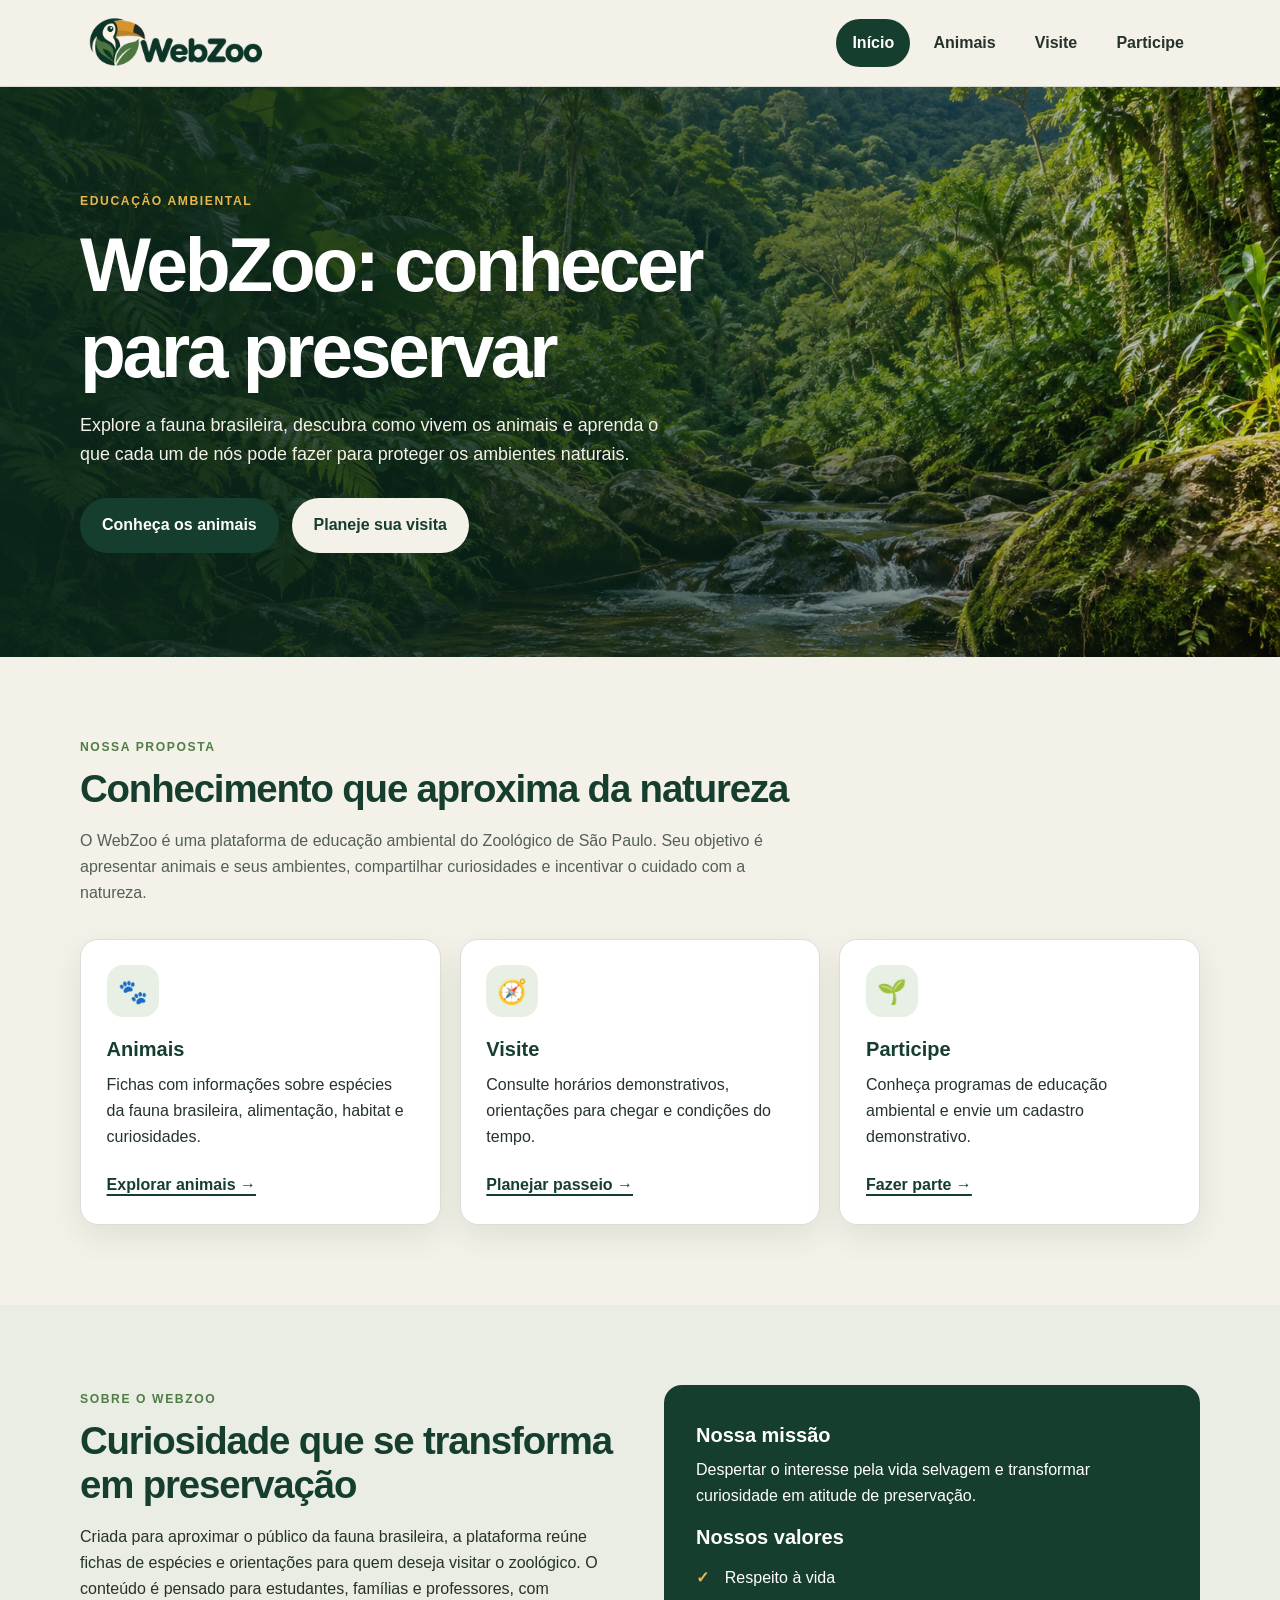
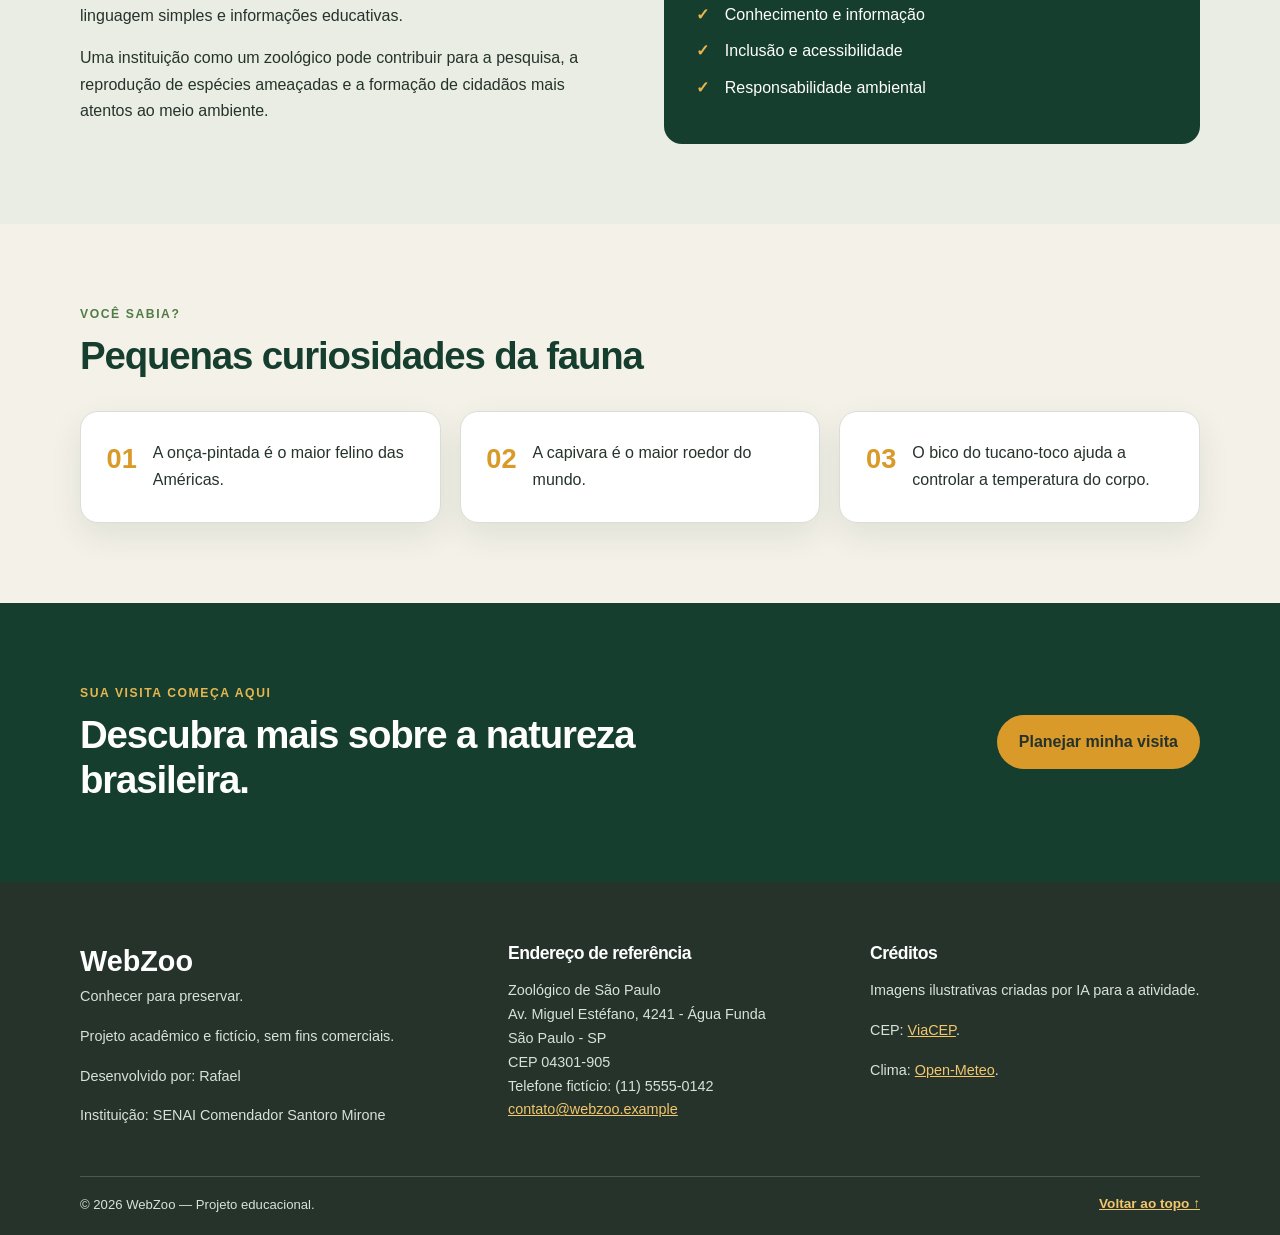
<file: index.html>
<!DOCTYPE html>
<html lang="pt-BR">
<head>
  <meta charset="UTF-8">
  <meta name="viewport" content="width=device-width, initial-scale=1.0">
  <meta name="description" content="Conheça o WebZoo, uma plataforma acadêmica de educação ambiental.">
  <title>Início | WebZoo</title>
  <link rel="icon" type="image/png" href="assets/favicon/favicon.png">
  <link rel="stylesheet" href="css/style.css">
  <script src="js/menu.js" defer></script>
  
</head>
<body id="topo">
  <a class="skip-link" href="#conteudo">Pular para o conteúdo principal</a>
  <header class="site-header">
    <div class="container header-inner">
      <a class="brand" href="index.html" aria-label="WebZoo - página inicial">
        <img src="assets/logo/webzoo_logo.png" alt="Logotipo WebZoo">
      </a>
      <button class="menu-toggle" type="button" aria-controls="menu-principal"
              aria-expanded="false" aria-label="Abrir menu">
        <span></span><span></span><span></span>
      </button>
      <nav class="main-nav" id="menu-principal" aria-label="Navegação principal">
        <ul>
          <li><a href="index.html" aria-current="page">Início</a></li>
          <li><a href="animais.html" >Animais</a></li>
          <li><a href="visite.html" >Visite</a></li>
          <li><a href="participe.html" >Participe</a></li>
        </ul>
      </nav>
    </div>
  </header>
<main id="conteudo">

    <section class="hero">
      <div class="hero-image" role="img" aria-label="Paisagem de floresta tropical brasileira com rio"></div>
      <div class="container hero-content">
        <p class="eyebrow">Educação ambiental</p>
        <h1>WebZoo: conhecer para preservar</h1>
        <p>Explore a fauna brasileira, descubra como vivem os animais e aprenda o que cada um de nós pode fazer para proteger os ambientes naturais.</p>
        <div class="button-group">
          <a class="button button-primary" href="animais.html">Conheça os animais</a>
          <a class="button button-light" href="visite.html">Planeje sua visita</a>
        </div>
      </div>
    </section>

    <section class="section container">
      <div class="section-heading">
        <p class="eyebrow">Nossa proposta</p>
        <h2>Conhecimento que aproxima da natureza</h2>
        <p>O WebZoo é uma plataforma de educação ambiental do Zoológico de São Paulo. Seu objetivo é apresentar animais e seus ambientes, compartilhar curiosidades e incentivar o cuidado com a natureza.</p>
      </div>
      <div class="feature-grid">
        <article class="feature-card"><span class="feature-icon" aria-hidden="true">🐾</span><h3>Animais</h3><p>Fichas com informações sobre espécies da fauna brasileira, alimentação, habitat e curiosidades.</p><a class="text-link" href="animais.html">Explorar animais →</a></article>
        <article class="feature-card"><span class="feature-icon" aria-hidden="true">🧭</span><h3>Visite</h3><p>Consulte horários demonstrativos, orientações para chegar e condições do tempo.</p><a class="text-link" href="visite.html">Planejar passeio →</a></article>
        <article class="feature-card"><span class="feature-icon" aria-hidden="true">🌱</span><h3>Participe</h3><p>Conheça programas de educação ambiental e envie um cadastro demonstrativo.</p><a class="text-link" href="participe.html">Fazer parte →</a></article>
      </div>
    </section>

    <section class="section section-soft">
      <div class="container about-grid">
        <div>
          <p class="eyebrow">Sobre o WebZoo</p>
          <h2>Curiosidade que se transforma em preservação</h2>
          <p>Criada para aproximar o público da fauna brasileira, a plataforma reúne fichas de espécies e orientações para quem deseja visitar o zoológico. O conteúdo é pensado para estudantes, famílias e professores, com linguagem simples e informações educativas.</p>
          <p>Uma instituição como um zoológico pode contribuir para a pesquisa, a reprodução de espécies ameaçadas e a formação de cidadãos mais atentos ao meio ambiente.</p>
        </div>
        <aside class="mission-card">
          <h3>Nossa missão</h3>
          <p>Despertar o interesse pela vida selvagem e transformar curiosidade em atitude de preservação.</p>
          <h3>Nossos valores</h3>
          <ul class="check-list">
            <li>Respeito à vida</li><li>Conhecimento e informação</li><li>Inclusão e acessibilidade</li><li>Responsabilidade ambiental</li>
          </ul>
        </aside>
      </div>
    </section>

    <section class="section container">
      <div class="section-heading">
        <p class="eyebrow">Você sabia?</p>
        <h2>Pequenas curiosidades da fauna</h2>
      </div>
      <div class="fact-grid">
        <article class="fact-card"><strong>01</strong><p>A onça-pintada é o maior felino das Américas.</p></article>
        <article class="fact-card"><strong>02</strong><p>A capivara é o maior roedor do mundo.</p></article>
        <article class="fact-card"><strong>03</strong><p>O bico do tucano-toco ajuda a controlar a temperatura do corpo.</p></article>
      </div>
    </section>

    <section class="section cta-section">
      <div class="container cta-content">
        <div><p class="eyebrow">Sua visita começa aqui</p><h2>Descubra mais sobre a natureza brasileira.</h2></div>
        <a class="button button-ochre" href="visite.html">Planejar minha visita</a>
      </div>
    </section>

</main>

  <footer class="site-footer">
    <div class="container footer-grid">
      <section>
        <a class="footer-brand" href="index.html">WebZoo</a>
        <p>Conhecer para preservar.</p>
        <p>Projeto acadêmico e fictício, sem fins comerciais.</p>
        <p>Desenvolvido por: Rafael</p>
        <p>Instituição: SENAI Comendador Santoro Mirone</p>
      </section>
      <section>
        <h2>Endereço de referência</h2>
        <address>
          Zoológico de São Paulo<br>
          Av. Miguel Estéfano, 4241 - Água Funda<br>
          São Paulo - SP<br>
          CEP 04301-905<br>
          Telefone fictício: (11) 5555-0142<br>
          <a href="mailto:contato@webzoo.example">contato@webzoo.example</a>
        </address>
      </section>
      <section>
        <h2>Créditos</h2>
        <p>Imagens ilustrativas criadas por IA para a atividade.</p>
        <p>CEP: <a href="https://viacep.com.br/" target="_blank" rel="noopener noreferrer">ViaCEP</a>.</p>
        <p>Clima: <a href="https://open-meteo.com/" target="_blank" rel="noopener noreferrer">Open-Meteo</a>.</p>
      </section>
    </div>
    <div class="container footer-bottom">
      <p>&copy; <span id="ano-atual">2026</span> WebZoo — Projeto educacional.</p>
      <a href="#topo" class="back-top">Voltar ao topo ↑</a>
    </div>
  </footer>
</body>
</html>
</file>
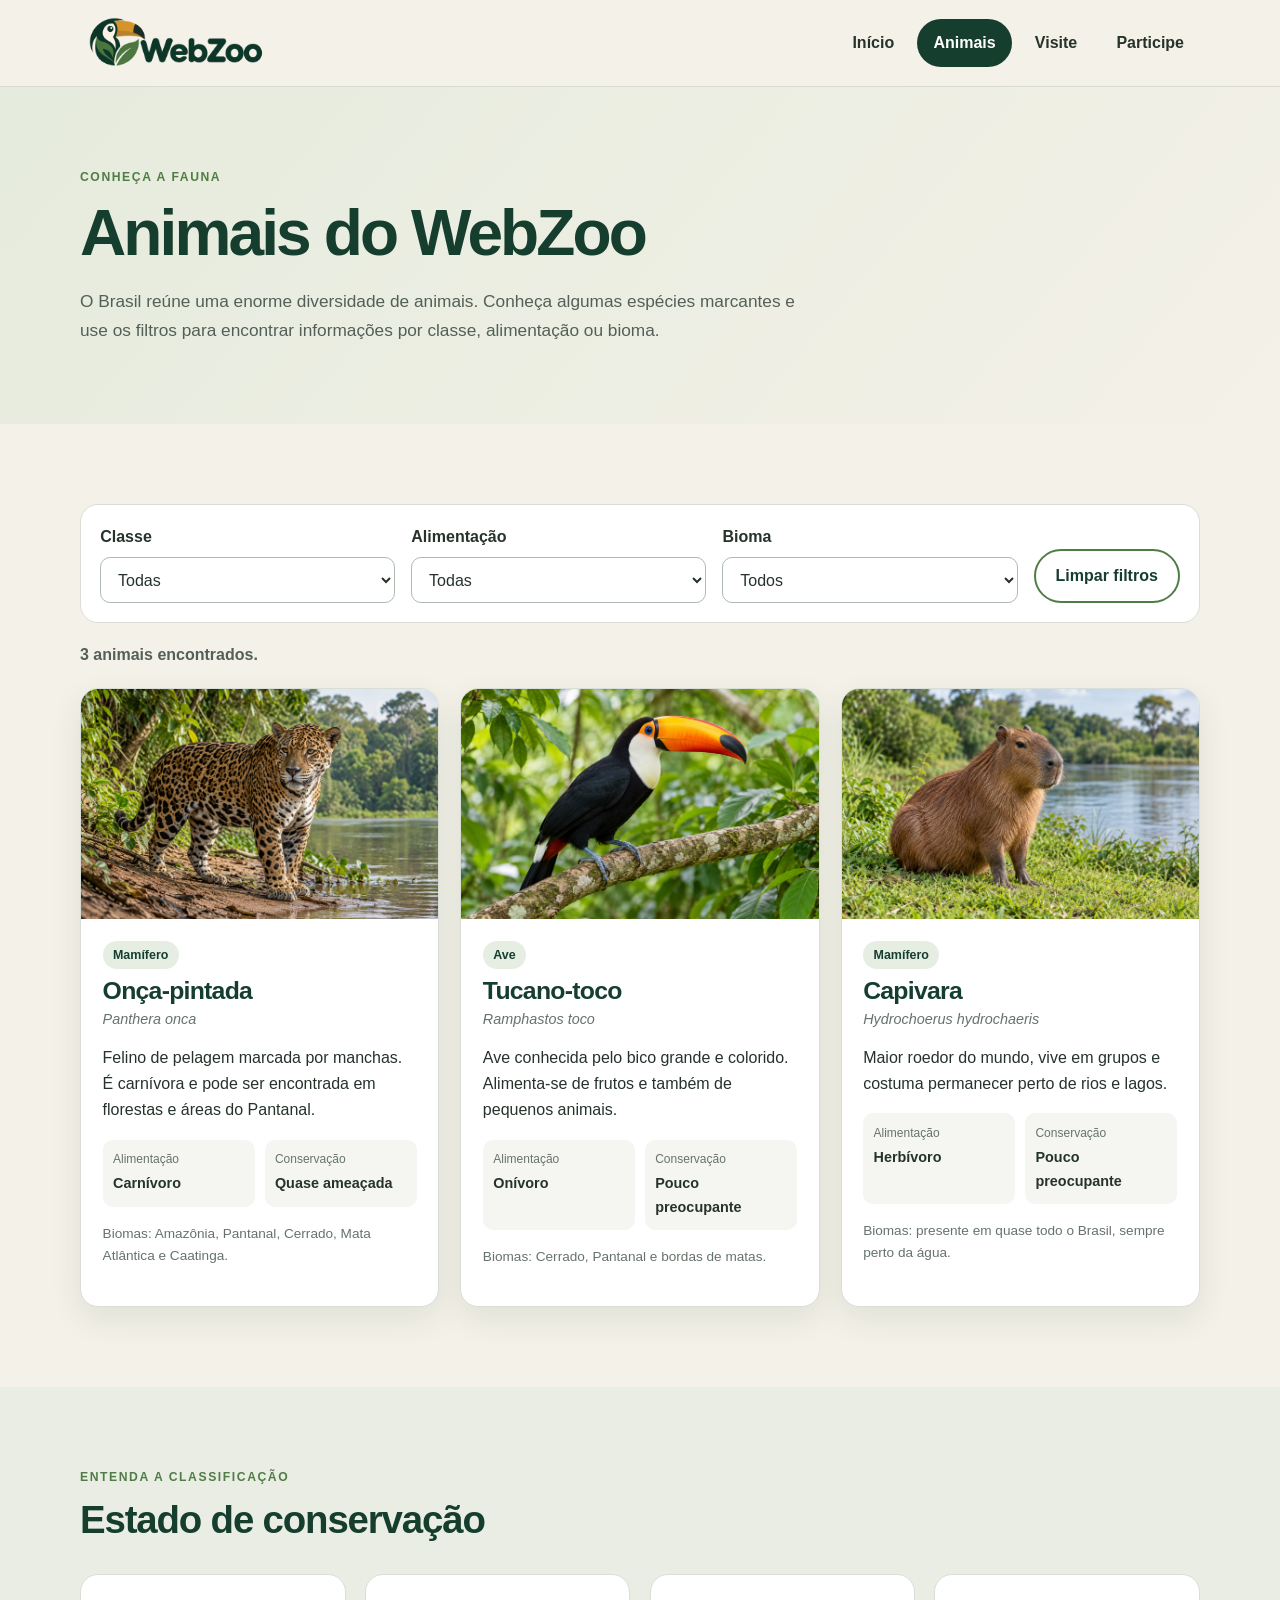
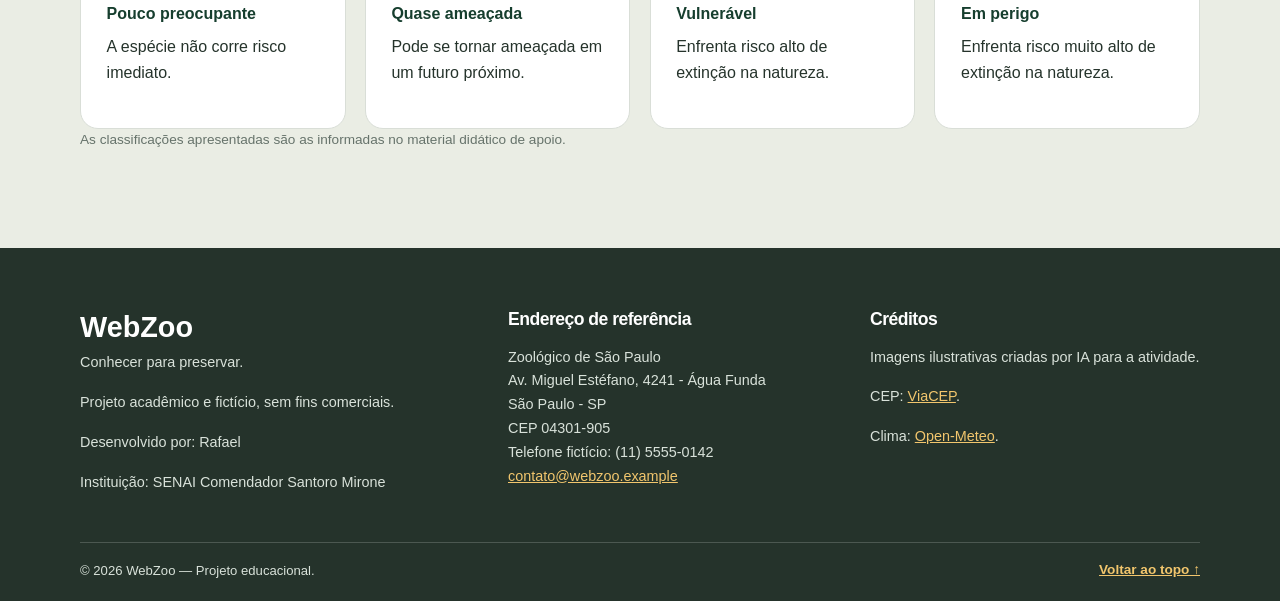
<file: animais.html>
<!DOCTYPE html>
<html lang="pt-BR">
<head>
  <meta charset="UTF-8">
  <meta name="viewport" content="width=device-width, initial-scale=1.0">
  <meta name="description" content="Conheça espécies da fauna brasileira e filtre por classe, alimentação e bioma.">
  <title>Animais | WebZoo</title>
  <link rel="icon" type="image/png" href="assets/favicon/favicon.png">
  <link rel="stylesheet" href="css/style.css">
  <script src="js/menu.js" defer></script>
  <script src="js/animais.js" defer></script>
</head>
<body id="topo">
  <a class="skip-link" href="#conteudo">Pular para o conteúdo principal</a>
  <header class="site-header">
    <div class="container header-inner">
      <a class="brand" href="index.html" aria-label="WebZoo - página inicial">
        <img src="assets/logo/webzoo_logo.png" alt="Logotipo WebZoo">
      </a>
      <button class="menu-toggle" type="button" aria-controls="menu-principal"
              aria-expanded="false" aria-label="Abrir menu">
        <span></span><span></span><span></span>
      </button>
      <nav class="main-nav" id="menu-principal" aria-label="Navegação principal">
        <ul>
          <li><a href="index.html" >Início</a></li>
          <li><a href="animais.html" aria-current="page">Animais</a></li>
          <li><a href="visite.html" >Visite</a></li>
          <li><a href="participe.html" >Participe</a></li>
        </ul>
      </nav>
    </div>
  </header>
<main id="conteudo">

    <section class="page-hero">
      <div class="container">
        <p class="eyebrow">Conheça a fauna</p>
        <h1>Animais do WebZoo</h1>
        <p>O Brasil reúne uma enorme diversidade de animais. Conheça algumas espécies marcantes e use os filtros para encontrar informações por classe, alimentação ou bioma.</p>
      </div>
    </section>
    <section class="section container">
      <div class="filter-panel" aria-label="Filtros de animais">
        <div class="filter-field"><label for="filtro-classe">Classe</label><select id="filtro-classe"><option value="todos">Todas</option><option value="mamifero">Mamíferos</option><option value="ave">Aves</option></select></div>
        <div class="filter-field"><label for="filtro-alimentacao">Alimentação</label><select id="filtro-alimentacao"><option value="todos">Todas</option><option value="carnivoro">Carnívoro</option><option value="herbivoro">Herbívoro</option><option value="onivoro">Onívoro</option><option value="insetivoro">Insetívoro</option></select></div>
        <div class="filter-field"><label for="filtro-bioma">Bioma</label><select id="filtro-bioma"><option value="todos">Todos</option><option value="amazonia">Amazônia</option><option value="cerrado">Cerrado</option><option value="pantanal">Pantanal</option><option value="mata-atlantica">Mata Atlântica</option><option value="caatinga">Caatinga</option></select></div>
        <button class="button button-outline" id="limpar-filtros" type="button">Limpar filtros</button>
      </div>
      <p class="results-count" id="contador-animais" aria-live="polite">3 animais encontrados.</p>
      <div class="animal-grid" id="lista-animais">
        <article class="animal-card" data-classe="mamifero" data-alimentacao="carnivoro" data-biomas="amazonia pantanal cerrado mata-atlantica caatinga">
          <img src="assets/imagens/onca_pintada.png" alt="Onça-pintada em pé na margem de um rio, cercada por vegetação" loading="lazy">
          <div class="animal-content"><span class="tag">Mamífero</span><h2>Onça-pintada</h2><p class="scientific">Panthera onca</p><p>Felino de pelagem marcada por manchas. É carnívora e pode ser encontrada em florestas e áreas do Pantanal.</p><dl class="animal-data"><div><dt>Alimentação</dt><dd>Carnívoro</dd></div><div><dt>Conservação</dt><dd>Quase ameaçada</dd></div></dl><p class="biome-line">Biomas: Amazônia, Pantanal, Cerrado, Mata Atlântica e Caatinga.</p></div>
        </article>
        <article class="animal-card" data-classe="ave" data-alimentacao="onivoro" data-biomas="cerrado pantanal mata-atlantica">
          <img src="assets/imagens/tucano_toco.png" alt="Tucano-toco de plumagem preta e bico alaranjado pousado em um galho" loading="lazy">
          <div class="animal-content"><span class="tag">Ave</span><h2>Tucano-toco</h2><p class="scientific">Ramphastos toco</p><p>Ave conhecida pelo bico grande e colorido. Alimenta-se de frutos e também de pequenos animais.</p><dl class="animal-data"><div><dt>Alimentação</dt><dd>Onívoro</dd></div><div><dt>Conservação</dt><dd>Pouco preocupante</dd></div></dl><p class="biome-line">Biomas: Cerrado, Pantanal e bordas de matas.</p></div>
        </article>
        <article class="animal-card" data-classe="mamifero" data-alimentacao="herbivoro" data-biomas="amazonia cerrado pantanal mata-atlantica caatinga">
          <img src="assets/imagens/capivara.png" alt="Capivara sentada na grama próxima à margem de um lago" loading="lazy">
          <div class="animal-content"><span class="tag">Mamífero</span><h2>Capivara</h2><p class="scientific">Hydrochoerus hydrochaeris</p><p>Maior roedor do mundo, vive em grupos e costuma permanecer perto de rios e lagos.</p><dl class="animal-data"><div><dt>Alimentação</dt><dd>Herbívoro</dd></div><div><dt>Conservação</dt><dd>Pouco preocupante</dd></div></dl><p class="biome-line">Biomas: presente em quase todo o Brasil, sempre perto da água.</p></div>
        </article>
      </div>
      <p class="empty-state" id="sem-resultados" hidden>Nenhum animal encontrado com esses filtros.</p>
    </section>
    <section class="section section-soft">
      <div class="container">
        <div class="section-heading"><p class="eyebrow">Entenda a classificação</p><h2>Estado de conservação</h2></div>
        <div class="status-grid">
          <article><h3>Pouco preocupante</h3><p>A espécie não corre risco imediato.</p></article>
          <article><h3>Quase ameaçada</h3><p>Pode se tornar ameaçada em um futuro próximo.</p></article>
          <article><h3>Vulnerável</h3><p>Enfrenta risco alto de extinção na natureza.</p></article>
          <article><h3>Em perigo</h3><p>Enfrenta risco muito alto de extinção na natureza.</p></article>
        </div>
        <p class="small-note">As classificações apresentadas são as informadas no material didático de apoio.</p>
      </div>
    </section>

</main>

  <footer class="site-footer">
    <div class="container footer-grid">
      <section>
        <a class="footer-brand" href="index.html">WebZoo</a>
        <p>Conhecer para preservar.</p>
        <p>Projeto acadêmico e fictício, sem fins comerciais.</p>
        <p>Desenvolvido por: Rafael</p>
        <p>Instituição: SENAI Comendador Santoro Mirone</p>
      </section>
      <section>
        <h2>Endereço de referência</h2>
        <address>
          Zoológico de São Paulo<br>
          Av. Miguel Estéfano, 4241 - Água Funda<br>
          São Paulo - SP<br>
          CEP 04301-905<br>
          Telefone fictício: (11) 5555-0142<br>
          <a href="mailto:contato@webzoo.example">contato@webzoo.example</a>
        </address>
      </section>
      <section>
        <h2>Créditos</h2>
        <p>Imagens ilustrativas criadas por IA para a atividade.</p>
        <p>CEP: <a href="https://viacep.com.br/" target="_blank" rel="noopener noreferrer">ViaCEP</a>.</p>
        <p>Clima: <a href="https://open-meteo.com/" target="_blank" rel="noopener noreferrer">Open-Meteo</a>.</p>
      </section>
    </div>
    <div class="container footer-bottom">
      <p>&copy; <span id="ano-atual">2026</span> WebZoo — Projeto educacional.</p>
      <a href="#topo" class="back-top">Voltar ao topo ↑</a>
    </div>
  </footer>
</body>
</html>
</file>
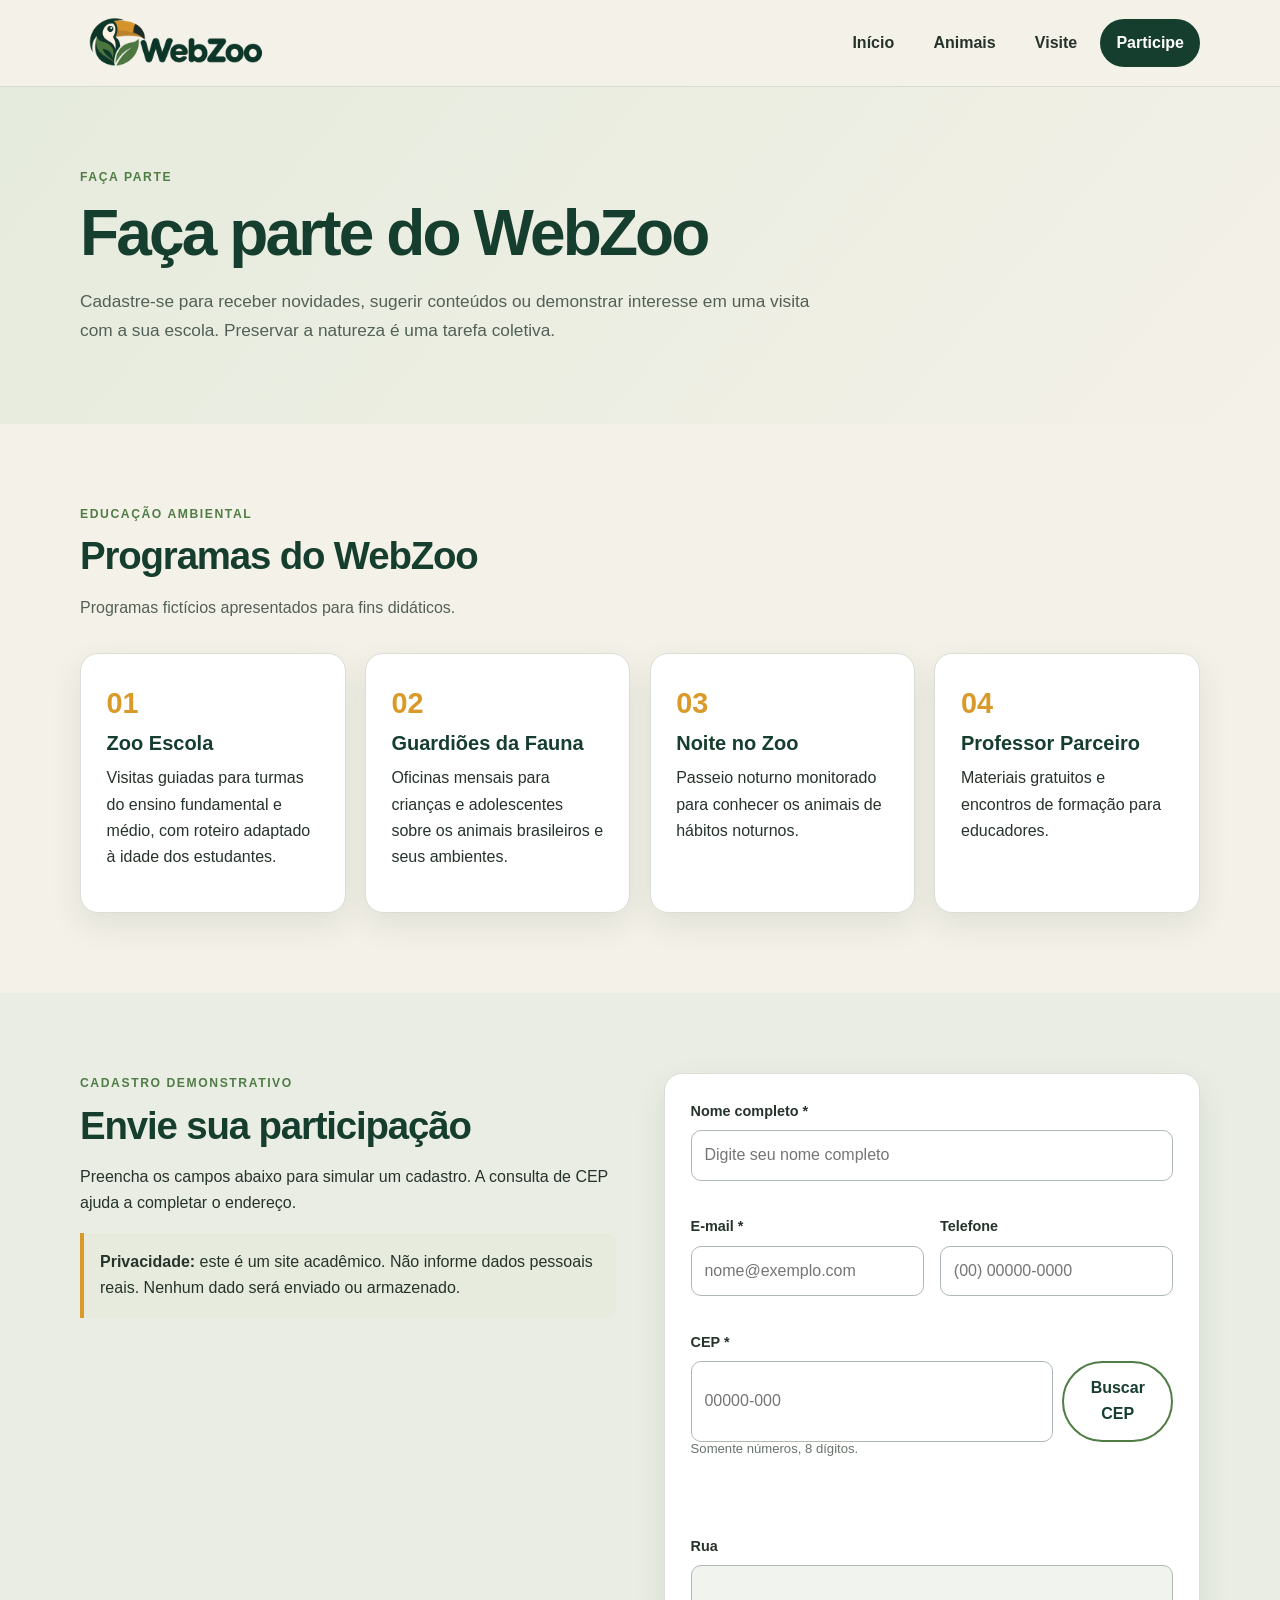
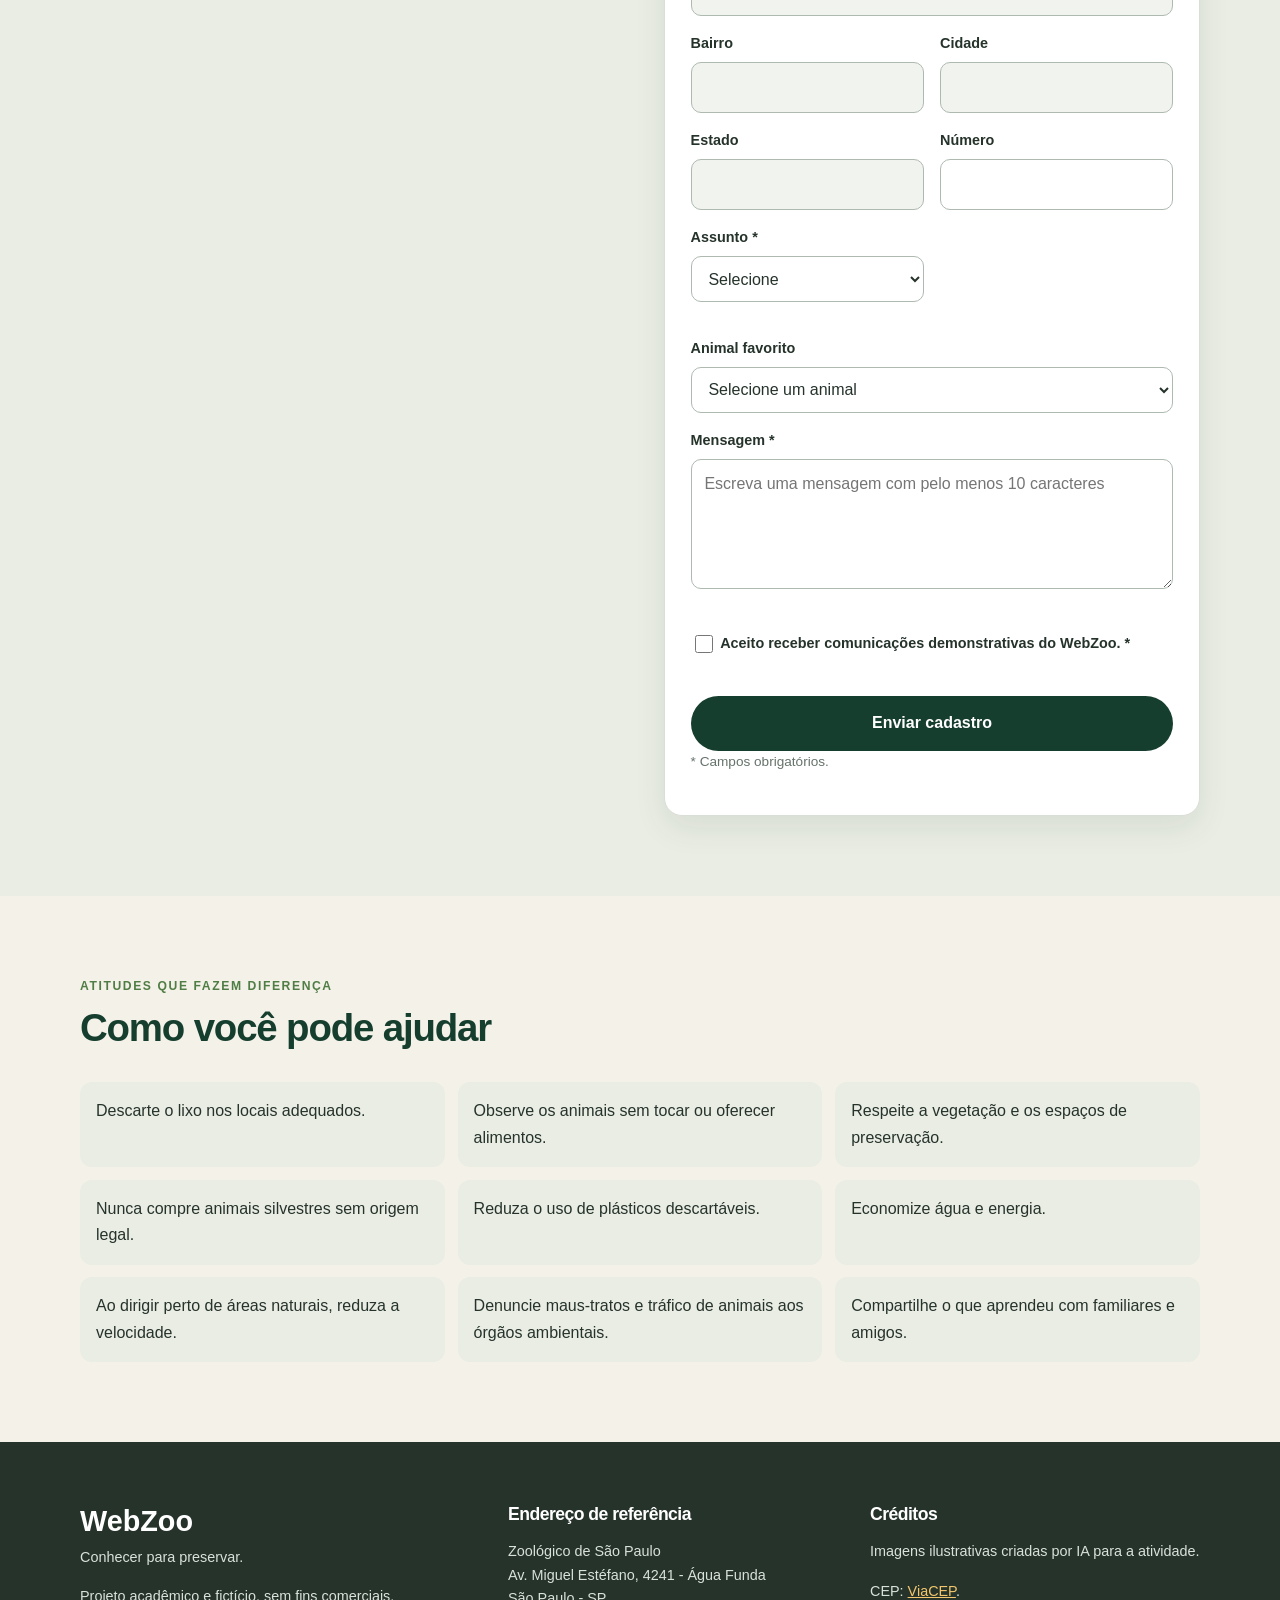
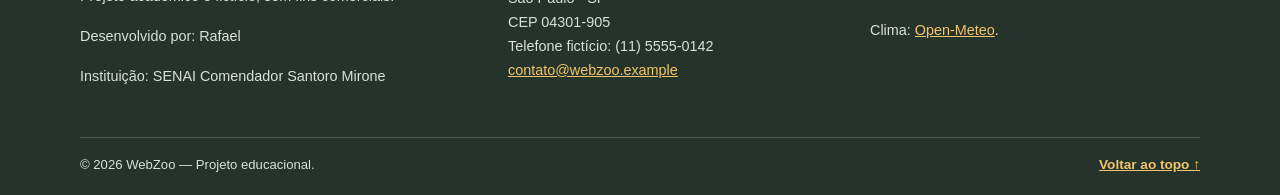
<file: participe.html>
<!DOCTYPE html>
<html lang="pt-BR">
<head>
  <meta charset="UTF-8">
  <meta name="viewport" content="width=device-width, initial-scale=1.0">
  <meta name="description" content="Conheça programas ambientais e envie um cadastro demonstrativo.">
  <title>Participe | WebZoo</title>
  <link rel="icon" type="image/png" href="assets/favicon/favicon.png">
  <link rel="stylesheet" href="css/style.css">
  <script src="js/menu.js" defer></script>
  <script src="js/cep.js" defer></script>
  <script src="js/formulario.js" defer></script>
</head>
<body id="topo">
  <a class="skip-link" href="#conteudo">Pular para o conteúdo principal</a>
  <header class="site-header">
    <div class="container header-inner">
      <a class="brand" href="index.html" aria-label="WebZoo - página inicial">
        <img src="assets/logo/webzoo_logo.png" alt="Logotipo WebZoo">
      </a>
      <button class="menu-toggle" type="button" aria-controls="menu-principal"
              aria-expanded="false" aria-label="Abrir menu">
        <span></span><span></span><span></span>
      </button>
      <nav class="main-nav" id="menu-principal" aria-label="Navegação principal">
        <ul>
          <li><a href="index.html" >Início</a></li>
          <li><a href="animais.html" >Animais</a></li>
          <li><a href="visite.html" >Visite</a></li>
          <li><a href="participe.html" aria-current="page">Participe</a></li>
        </ul>
      </nav>
    </div>
  </header>
<main id="conteudo">

    <section class="page-hero">
      <div class="container"><p class="eyebrow">Faça parte</p><h1>Faça parte do WebZoo</h1><p>Cadastre-se para receber novidades, sugerir conteúdos ou demonstrar interesse em uma visita com a sua escola. Preservar a natureza é uma tarefa coletiva.</p></div>
    </section>
    <section class="section container">
      <div class="section-heading"><p class="eyebrow">Educação ambiental</p><h2>Programas do WebZoo</h2><p>Programas fictícios apresentados para fins didáticos.</p></div>
      <div class="program-grid">
        <article class="program-card"><span class="program-number">01</span><h3>Zoo Escola</h3><p>Visitas guiadas para turmas do ensino fundamental e médio, com roteiro adaptado à idade dos estudantes.</p></article>
        <article class="program-card"><span class="program-number">02</span><h3>Guardiões da Fauna</h3><p>Oficinas mensais para crianças e adolescentes sobre os animais brasileiros e seus ambientes.</p></article>
        <article class="program-card"><span class="program-number">03</span><h3>Noite no Zoo</h3><p>Passeio noturno monitorado para conhecer os animais de hábitos noturnos.</p></article>
        <article class="program-card"><span class="program-number">04</span><h3>Professor Parceiro</h3><p>Materiais gratuitos e encontros de formação para educadores.</p></article>
      </div>
    </section>
    <section class="section section-soft">
      <div class="container form-layout">
        <div>
          <p class="eyebrow">Cadastro demonstrativo</p><h2>Envie sua participação</h2>
          <p>Preencha os campos abaixo para simular um cadastro. A consulta de CEP ajuda a completar o endereço.</p>
          <aside class="privacy-note"><strong>Privacidade:</strong> este é um site acadêmico. Não informe dados pessoais reais. Nenhum dado será enviado ou armazenado.</aside>
        </div>
        <form class="signup-form" id="form-cadastro" novalidate>
          <div class="form-grid">
            <div class="form-field full"><label for="nome">Nome completo *</label><input id="nome" name="nome" type="text" autocomplete="name" required minlength="5" placeholder="Digite seu nome completo"><small class="error-message" data-error-for="nome"></small></div>
            <div class="form-field"><label for="email">E-mail *</label><input id="email" name="email" type="email" autocomplete="email" required placeholder="nome@exemplo.com"><small class="error-message" data-error-for="email"></small></div>
            <div class="form-field"><label for="telefone">Telefone</label><input id="telefone" name="telefone" type="tel" autocomplete="tel" placeholder="(00) 00000-0000"></div>
            <div class="form-field full"><label for="cep-cadastro">CEP *</label><div class="input-action"><input id="cep-cadastro" name="cep" inputmode="numeric" autocomplete="postal-code" maxlength="9" placeholder="00000-000" required><button class="button button-outline" type="button" id="buscar-cep-cadastro">Buscar CEP</button></div><small class="field-help">Somente números, 8 dígitos.</small><small class="error-message" data-error-for="cep"></small><p class="form-message" id="mensagem-cep-cadastro" aria-live="polite"></p></div>
            <div class="form-field full"><label for="rua">Rua</label><input id="rua" name="rua" type="text" autocomplete="street-address" readonly></div>
            <div class="form-field"><label for="bairro">Bairro</label><input id="bairro" name="bairro" type="text" readonly></div>
            <div class="form-field"><label for="cidade">Cidade</label><input id="cidade" name="cidade" type="text" readonly></div>
            <div class="form-field"><label for="estado">Estado</label><input id="estado" name="estado" type="text" readonly></div>
            <div class="form-field"><label for="numero">Número</label><input id="numero" name="numero" type="text" inputmode="numeric"></div>
            <div class="form-field"><label for="assunto">Assunto *</label><select id="assunto" name="assunto" required><option value="">Selecione</option><option>Receber novidades</option><option>Visita escolar</option><option>Sugerir conteúdo</option><option>Outro</option></select><small class="error-message" data-error-for="assunto"></small></div>
            <div class="form-field full"><label for="animal-favorito">Animal favorito</label><select id="animal-favorito" name="animal-favorito"><option value="">Selecione um animal</option><option>Onça-pintada</option><option>Tucano-toco</option><option>Capivara</option></select></div>
            <div class="form-field full"><label for="mensagem">Mensagem *</label><textarea id="mensagem" name="mensagem" rows="4" minlength="10" required placeholder="Escreva uma mensagem com pelo menos 10 caracteres"></textarea><small class="error-message" data-error-for="mensagem"></small></div>
            <div class="form-field full checkbox-field"><input id="consentimento" name="consentimento" type="checkbox" required><label for="consentimento">Aceito receber comunicações demonstrativas do WebZoo. *</label><small class="error-message" data-error-for="consentimento"></small></div>
            <div class="form-field full"><button class="button button-primary button-wide" type="submit">Enviar cadastro</button><p class="required-note">* Campos obrigatórios.</p></div>
          </div>
          <div class="success-message" id="mensagem-sucesso" role="status" hidden></div>
        </form>
      </div>
    </section>
    <section class="section container">
      <div class="section-heading"><p class="eyebrow">Atitudes que fazem diferença</p><h2>Como você pode ajudar</h2></div>
      <div class="action-grid">
        <p>Descarte o lixo nos locais adequados.</p><p>Observe os animais sem tocar ou oferecer alimentos.</p><p>Respeite a vegetação e os espaços de preservação.</p><p>Nunca compre animais silvestres sem origem legal.</p><p>Reduza o uso de plásticos descartáveis.</p><p>Economize água e energia.</p><p>Ao dirigir perto de áreas naturais, reduza a velocidade.</p><p>Denuncie maus-tratos e tráfico de animais aos órgãos ambientais.</p><p>Compartilhe o que aprendeu com familiares e amigos.</p>
      </div>
    </section>

</main>

  <footer class="site-footer">
    <div class="container footer-grid">
      <section>
        <a class="footer-brand" href="index.html">WebZoo</a>
        <p>Conhecer para preservar.</p>
        <p>Projeto acadêmico e fictício, sem fins comerciais.</p>
        <p>Desenvolvido por: Rafael</p>
        <p>Instituição: SENAI Comendador Santoro Mirone</p>
      </section>
      <section>
        <h2>Endereço de referência</h2>
        <address>
          Zoológico de São Paulo<br>
          Av. Miguel Estéfano, 4241 - Água Funda<br>
          São Paulo - SP<br>
          CEP 04301-905<br>
          Telefone fictício: (11) 5555-0142<br>
          <a href="mailto:contato@webzoo.example">contato@webzoo.example</a>
        </address>
      </section>
      <section>
        <h2>Créditos</h2>
        <p>Imagens ilustrativas criadas por IA para a atividade.</p>
        <p>CEP: <a href="https://viacep.com.br/" target="_blank" rel="noopener noreferrer">ViaCEP</a>.</p>
        <p>Clima: <a href="https://open-meteo.com/" target="_blank" rel="noopener noreferrer">Open-Meteo</a>.</p>
      </section>
    </div>
    <div class="container footer-bottom">
      <p>&copy; <span id="ano-atual">2026</span> WebZoo — Projeto educacional.</p>
      <a href="#topo" class="back-top">Voltar ao topo ↑</a>
    </div>
  </footer>
</body>
</html>
</file>
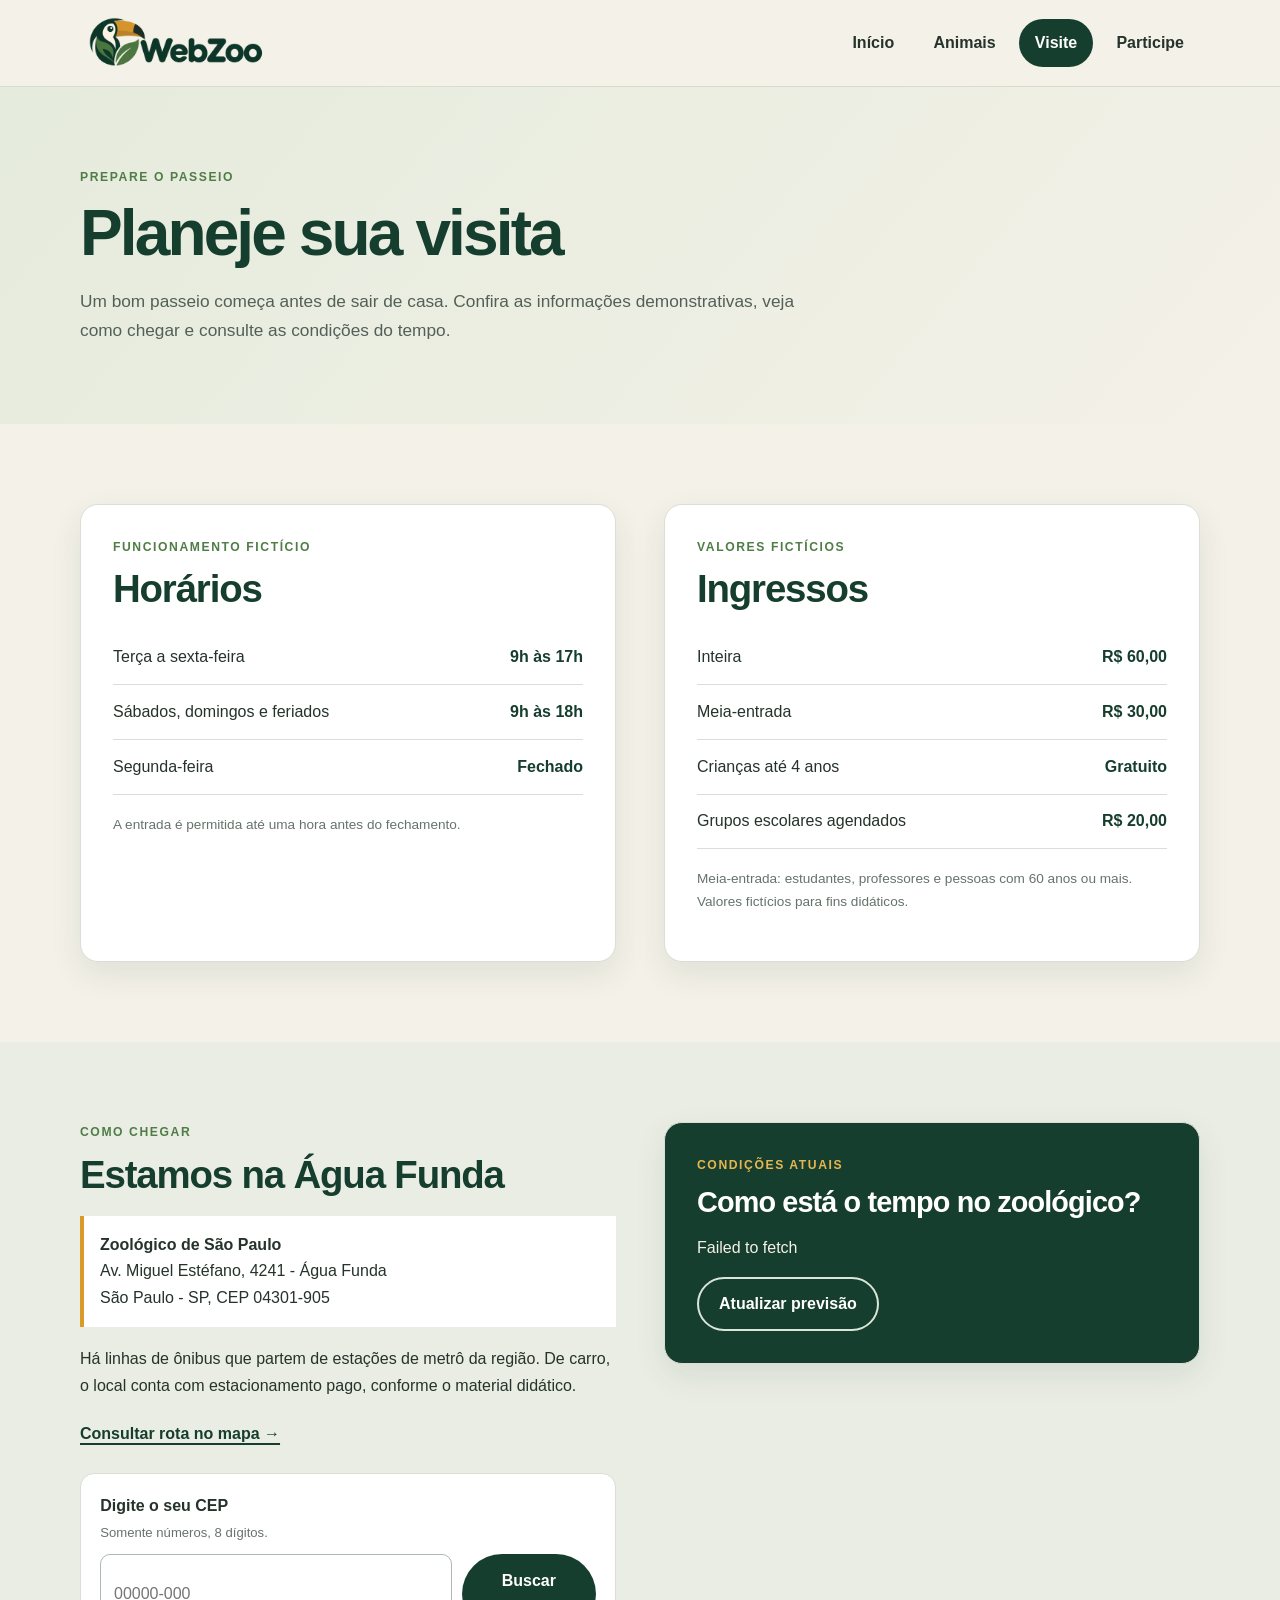
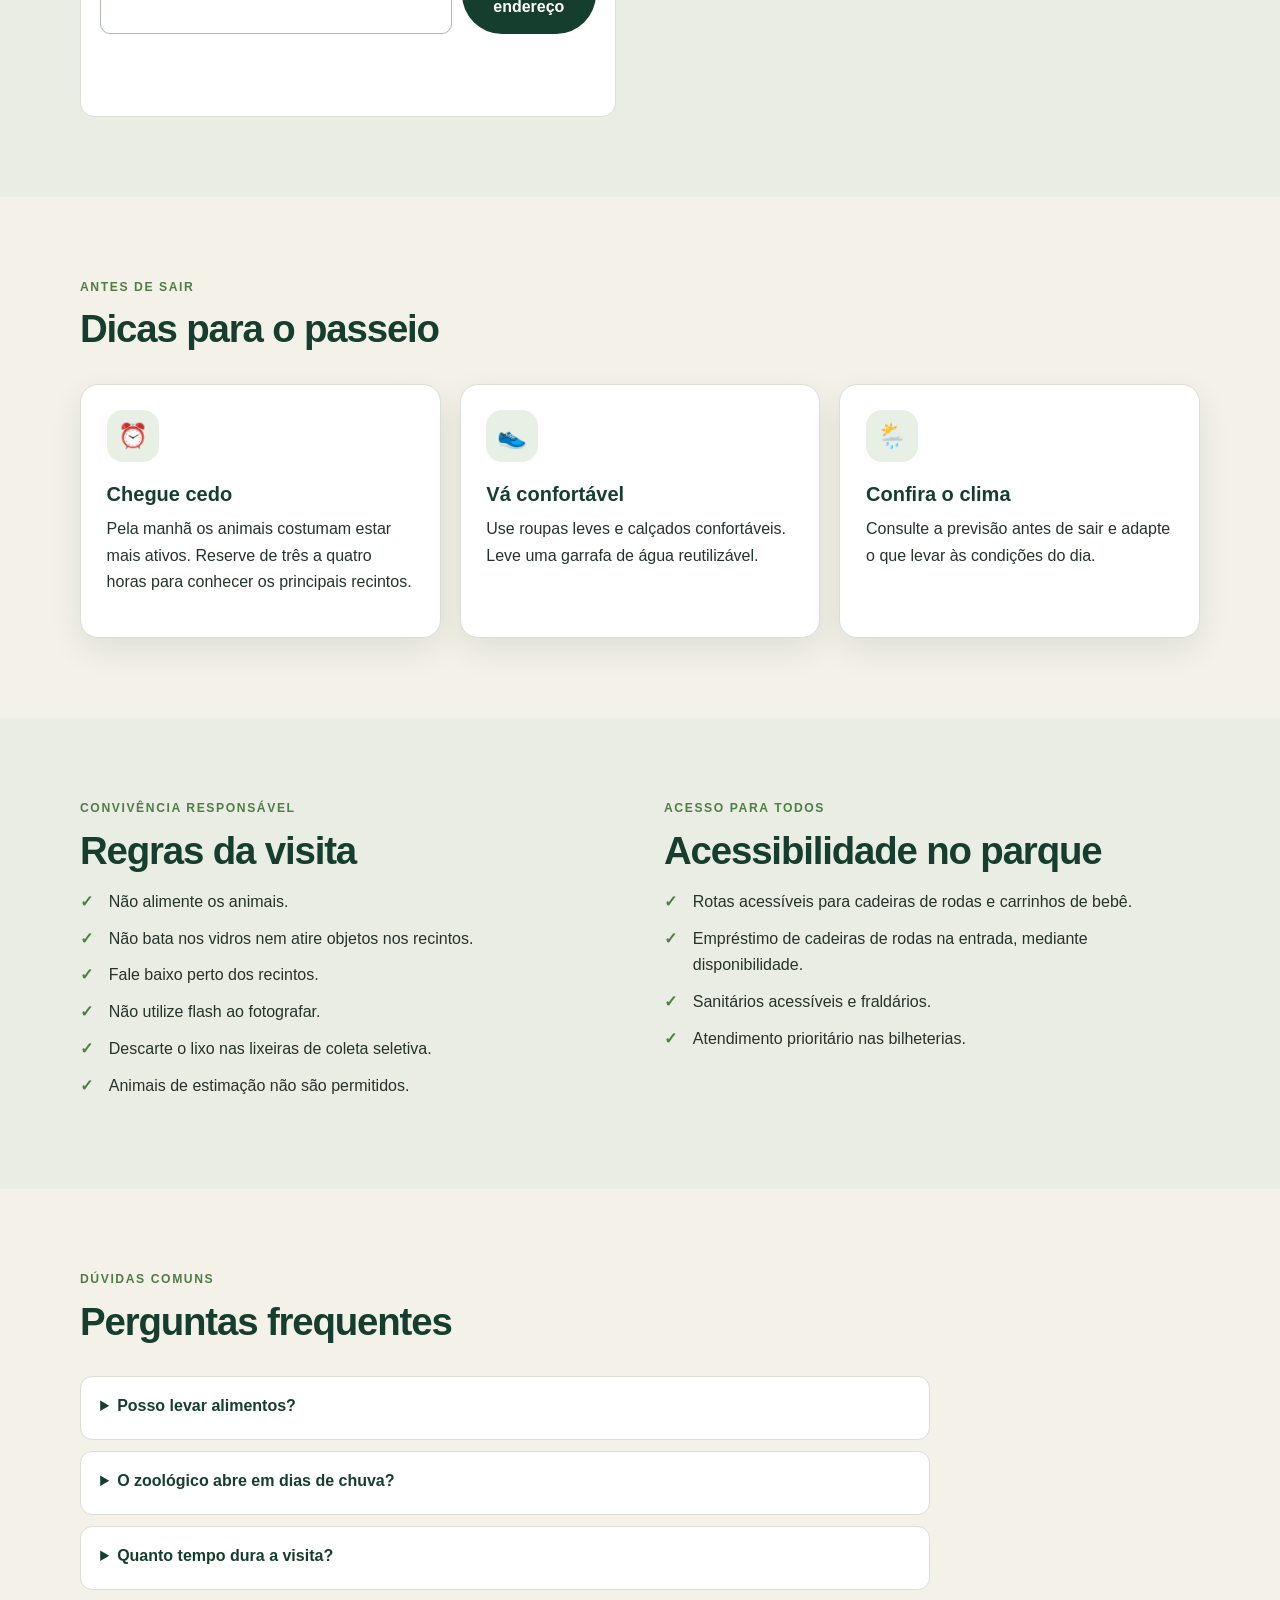
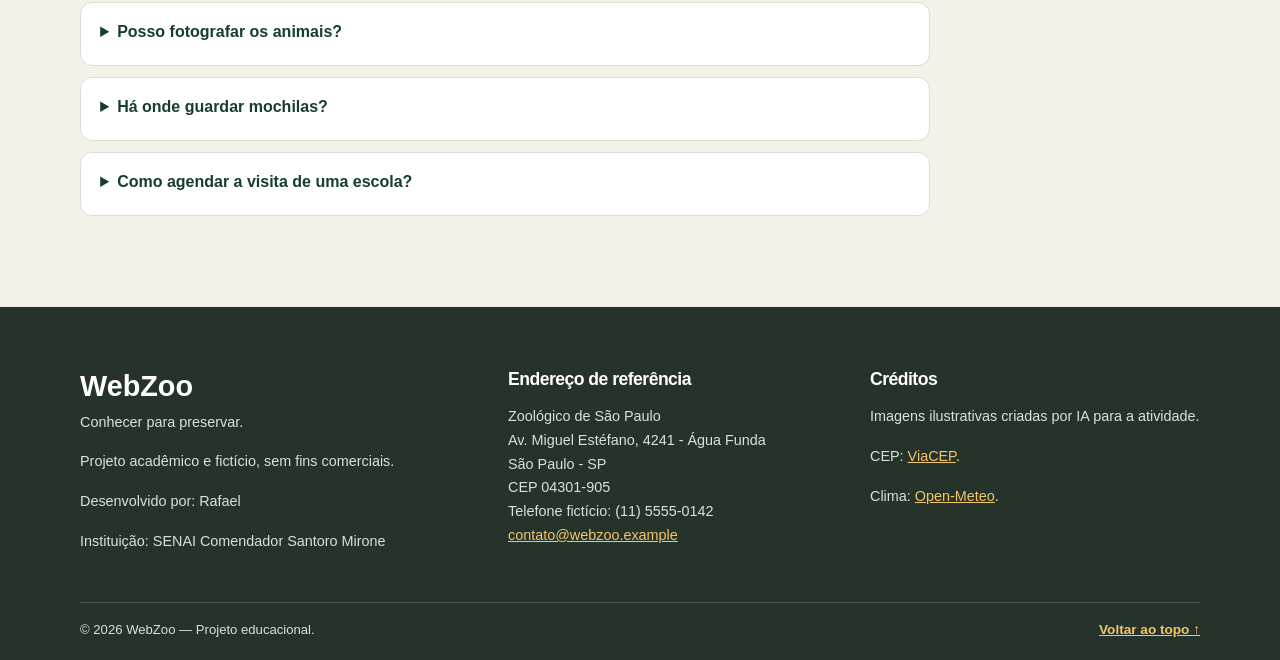
<file: visite.html>
<!DOCTYPE html>
<html lang="pt-BR">
<head>
  <meta charset="UTF-8">
  <meta name="viewport" content="width=device-width, initial-scale=1.0">
  <meta name="description" content="Planeje uma visita demonstrativa ao WebZoo e consulte o clima.">
  <title>Visite | WebZoo</title>
  <link rel="icon" type="image/png" href="assets/favicon/favicon.png">
  <link rel="stylesheet" href="css/style.css">
  <script src="js/menu.js" defer></script>
  <script src="js/cep.js" defer></script>
  <script src="js/clima.js" defer></script>
</head>
<body id="topo">
  <a class="skip-link" href="#conteudo">Pular para o conteúdo principal</a>
  <header class="site-header">
    <div class="container header-inner">
      <a class="brand" href="index.html" aria-label="WebZoo - página inicial">
        <img src="assets/logo/webzoo_logo.png" alt="Logotipo WebZoo">
      </a>
      <button class="menu-toggle" type="button" aria-controls="menu-principal"
              aria-expanded="false" aria-label="Abrir menu">
        <span></span><span></span><span></span>
      </button>
      <nav class="main-nav" id="menu-principal" aria-label="Navegação principal">
        <ul>
          <li><a href="index.html" >Início</a></li>
          <li><a href="animais.html" >Animais</a></li>
          <li><a href="visite.html" aria-current="page">Visite</a></li>
          <li><a href="participe.html" >Participe</a></li>
        </ul>
      </nav>
    </div>
  </header>
<main id="conteudo">

    <section class="page-hero">
      <div class="container"><p class="eyebrow">Prepare o passeio</p><h1>Planeje sua visita</h1><p>Um bom passeio começa antes de sair de casa. Confira as informações demonstrativas, veja como chegar e consulte as condições do tempo.</p></div>
    </section>
    <section class="section container">
      <div class="two-column">
        <article class="info-panel">
          <p class="eyebrow">Funcionamento fictício</p><h2>Horários</h2>
          <ul class="schedule-list"><li><span>Terça a sexta-feira</span><strong>9h às 17h</strong></li><li><span>Sábados, domingos e feriados</span><strong>9h às 18h</strong></li><li><span>Segunda-feira</span><strong>Fechado</strong></li></ul>
          <p class="small-note">A entrada é permitida até uma hora antes do fechamento.</p>
        </article>
        <article class="info-panel">
          <p class="eyebrow">Valores fictícios</p><h2>Ingressos</h2>
          <ul class="ticket-list"><li><span>Inteira</span><strong>R$ 60,00</strong></li><li><span>Meia-entrada</span><strong>R$ 30,00</strong></li><li><span>Crianças até 4 anos</span><strong>Gratuito</strong></li><li><span>Grupos escolares agendados</span><strong>R$ 20,00</strong></li></ul>
          <p class="small-note">Meia-entrada: estudantes, professores e pessoas com 60 anos ou mais. Valores fictícios para fins didáticos.</p>
        </article>
      </div>
    </section>
    <section class="section section-soft">
      <div class="container two-column align-start">
        <div>
          <p class="eyebrow">Como chegar</p><h2>Estamos na Água Funda</h2>
          <address class="address-card"><strong>Zoológico de São Paulo</strong><br>Av. Miguel Estéfano, 4241 - Água Funda<br>São Paulo - SP, CEP 04301-905</address>
          <p>Há linhas de ônibus que partem de estações de metrô da região. De carro, o local conta com estacionamento pago, conforme o material didático.</p>
          <a class="text-link" href="https://www.google.com/maps/search/?api=1&query=Av.+Miguel+Estefano,+4241,+Sao+Paulo" target="_blank" rel="noopener noreferrer">Consultar rota no mapa →</a>
          <form class="cep-form inline-cep" data-cep-form novalidate>
            <label for="cep-visita">Digite o seu CEP</label>
            <p class="field-help">Somente números, 8 dígitos.</p>
            <div class="input-action"><input id="cep-visita" name="cep" inputmode="numeric" autocomplete="postal-code" maxlength="9" placeholder="00000-000" required><button class="button button-primary" type="submit">Buscar endereço</button></div>
            <p class="form-message" data-cep-message aria-live="polite"></p>
            <p class="address-result" data-cep-result aria-live="polite"></p>
          </form>
        </div>
        <article class="weather-card" id="clima">
          <p class="eyebrow">Condições atuais</p><h2>Como está o tempo no zoológico?</h2>
          <p id="clima-status" class="api-status" aria-live="polite">Consultando a previsão do tempo...</p>
          <div id="clima-dados" hidden>
            <p class="temperature"><span id="temperatura-atual">--</span><span>°C</span></p>
            <p id="condicao-clima" class="weather-condition"></p>
            <div class="weather-details"><p>Máxima<strong id="temperatura-maxima">--°C</strong></p><p>Mínima<strong id="temperatura-minima">--°C</strong></p><p>Chance de chuva<strong id="chance-chuva">--%</strong></p></div>
            <p id="dica-clima" class="weather-tip"></p>
            <p class="small-note" id="clima-atualizacao"></p>
          </div>
          <button class="button button-outline" id="atualizar-clima" type="button">Atualizar previsão</button>
        </article>
      </div>
    </section>
    <section class="section container">
      <div class="section-heading"><p class="eyebrow">Antes de sair</p><h2>Dicas para o passeio</h2></div>
      <div class="feature-grid">
        <article class="feature-card"><span class="feature-icon" aria-hidden="true">⏰</span><h3>Chegue cedo</h3><p>Pela manhã os animais costumam estar mais ativos. Reserve de três a quatro horas para conhecer os principais recintos.</p></article>
        <article class="feature-card"><span class="feature-icon" aria-hidden="true">👟</span><h3>Vá confortável</h3><p>Use roupas leves e calçados confortáveis. Leve uma garrafa de água reutilizável.</p></article>
        <article class="feature-card"><span class="feature-icon" aria-hidden="true">🌦️</span><h3>Confira o clima</h3><p>Consulte a previsão antes de sair e adapte o que levar às condições do dia.</p></article>
      </div>
    </section>
    <section class="section section-soft">
      <div class="container two-column align-start">
        <div><p class="eyebrow">Convivência responsável</p><h2>Regras da visita</h2><ul class="check-list"><li>Não alimente os animais.</li><li>Não bata nos vidros nem atire objetos nos recintos.</li><li>Fale baixo perto dos recintos.</li><li>Não utilize flash ao fotografar.</li><li>Descarte o lixo nas lixeiras de coleta seletiva.</li><li>Animais de estimação não são permitidos.</li></ul></div>
        <div><p class="eyebrow">Acesso para todos</p><h2>Acessibilidade no parque</h2><ul class="check-list"><li>Rotas acessíveis para cadeiras de rodas e carrinhos de bebê.</li><li>Empréstimo de cadeiras de rodas na entrada, mediante disponibilidade.</li><li>Sanitários acessíveis e fraldários.</li><li>Atendimento prioritário nas bilheterias.</li></ul></div>
      </div>
    </section>
    <section class="section container">
      <div class="section-heading"><p class="eyebrow">Dúvidas comuns</p><h2>Perguntas frequentes</h2></div>
      <div class="faq-list">
        <details><summary>Posso levar alimentos?</summary><p>Sim. Há áreas de piquenique para lanches trazidos de casa. Não é permitido oferecer alimentos aos animais.</p></details>
        <details><summary>O zoológico abre em dias de chuva?</summary><p>Sim, o funcionamento é normal. Algumas atividades ao ar livre podem ser suspensas em caso de tempestade.</p></details>
        <details><summary>Quanto tempo dura a visita?</summary><p>Em média, de três a quatro horas para percorrer os principais recintos.</p></details>
        <details><summary>Posso fotografar os animais?</summary><p>Sim, sem o uso de flash e sem ultrapassar as barreiras de segurança.</p></details>
        <details><summary>Há onde guardar mochilas?</summary><p>Sim, há guarda-volumes próximo à entrada, mediante disponibilidade.</p></details>
        <details><summary>Como agendar a visita de uma escola?</summary><p>Preencha o formulário da página Participe e selecione a opção “Visita escolar”.</p></details>
      </div>
    </section>

</main>

  <footer class="site-footer">
    <div class="container footer-grid">
      <section>
        <a class="footer-brand" href="index.html">WebZoo</a>
        <p>Conhecer para preservar.</p>
        <p>Projeto acadêmico e fictício, sem fins comerciais.</p>
        <p>Desenvolvido por: Rafael</p>
        <p>Instituição: SENAI Comendador Santoro Mirone</p>
      </section>
      <section>
        <h2>Endereço de referência</h2>
        <address>
          Zoológico de São Paulo<br>
          Av. Miguel Estéfano, 4241 - Água Funda<br>
          São Paulo - SP<br>
          CEP 04301-905<br>
          Telefone fictício: (11) 5555-0142<br>
          <a href="mailto:contato@webzoo.example">contato@webzoo.example</a>
        </address>
      </section>
      <section>
        <h2>Créditos</h2>
        <p>Imagens ilustrativas criadas por IA para a atividade.</p>
        <p>CEP: <a href="https://viacep.com.br/" target="_blank" rel="noopener noreferrer">ViaCEP</a>.</p>
        <p>Clima: <a href="https://open-meteo.com/" target="_blank" rel="noopener noreferrer">Open-Meteo</a>.</p>
      </section>
    </div>
    <div class="container footer-bottom">
      <p>&copy; <span id="ano-atual">2026</span> WebZoo — Projeto educacional.</p>
      <a href="#topo" class="back-top">Voltar ao topo ↑</a>
    </div>
  </footer>
</body>
</html>
</file>
<file: css/style.css>
:root {
  --verde-floresta: #163E2E;
  --verde-folha: #4F7D45;
  --ocre: #D99A29;
  --areia: #F4F1E8;
  --carvao: #25332B;
  --branco: #FFFFFF;
  --cinza: #66736B;
  --borda: #D9DED7;
  --sombra: 0 12px 32px rgba(22, 62, 46, .09);
  --raio: 18px;
}
* { box-sizing: border-box; }
html { scroll-behavior: smooth; scroll-padding-top: 6rem; }
body { margin: 0; color: var(--carvao); background: var(--areia); font-family: Arial, Helvetica, sans-serif; line-height: 1.65; }
img { display: block; max-width: 100%; }
a { color: var(--verde-floresta); }
button, input, select, textarea { font: inherit; }
button, a { -webkit-tap-highlight-color: transparent; }
.container { width: min(1120px, calc(100% - 2.5rem)); margin-inline: auto; }
.skip-link { position: absolute; left: 1rem; top: -5rem; z-index: 1000; background: var(--branco); padding: .8rem 1rem; border-radius: 8px; }
.skip-link:focus { top: 1rem; }
.site-header { position: sticky; top: 0; z-index: 50; background: rgba(244,241,232,.97); border-bottom: 1px solid rgba(22,62,46,.12); backdrop-filter: blur(12px); }
.header-inner { min-height: 86px; display: flex; align-items: center; justify-content: space-between; gap: 1.5rem; }
.brand { display: inline-flex; align-items: center; width: 190px; }
.brand img { width: 100%; height: auto; }
.main-nav ul { display: flex; align-items: center; gap: .45rem; padding: 0; margin: 0; list-style: none; }
.main-nav a { display: inline-flex; align-items: center; min-height: 44px; padding: .65rem 1rem; border-radius: 999px; text-decoration: none; font-weight: 700; color: var(--carvao); }
.main-nav a:hover, .main-nav a[aria-current="page"] { color: var(--branco); background: var(--verde-floresta); }
.menu-toggle { display: none; width: 46px; height: 44px; border: 1px solid var(--borda); border-radius: 12px; background: var(--branco); cursor: pointer; padding: 10px; }
.menu-toggle span { display: block; height: 2px; margin: 5px 0; background: var(--verde-floresta); transition: transform .2s, opacity .2s; }
.menu-toggle[aria-expanded="true"] span:first-child { transform: translateY(7px) rotate(45deg); }
.menu-toggle[aria-expanded="true"] span:nth-child(2) { opacity: 0; }
.menu-toggle[aria-expanded="true"] span:last-child { transform: translateY(-7px) rotate(-45deg); }
h1, h2, h3 { line-height: 1.15; color: var(--verde-floresta); }
h1 { font-size: clamp(2.4rem, 6vw, 4.7rem); letter-spacing: -.045em; margin: .35rem 0 1rem; }
h2 { font-size: clamp(1.8rem, 3vw, 2.7rem); letter-spacing: -.03em; margin: .35rem 0 1rem; }
h3 { font-size: 1.25rem; margin: .3rem 0 .65rem; }
p { margin: 0 0 1rem; }
.eyebrow { color: var(--verde-folha); text-transform: uppercase; letter-spacing: .13em; font-size: .76rem; font-weight: 800; margin-bottom: .65rem; }
.hero { position: relative; min-height: 570px; display: flex; align-items: center; overflow: hidden; isolation: isolate; background: var(--verde-floresta); }
.hero-image { position: absolute; inset: 0; z-index: -2; background: url("../assets/imagens/floresta.png") center 48% / cover no-repeat; }
.hero::after { content: ""; position: absolute; inset: 0; z-index: -1; background: linear-gradient(90deg, rgba(11,39,28,.91) 0%, rgba(11,39,28,.72) 48%, rgba(11,39,28,.12) 100%); }
.hero-content { color: var(--branco); padding-block: 6rem; }
.hero h1 { color: var(--branco); max-width: 720px; }
.hero-content > p:not(.eyebrow) { max-width: 610px; font-size: 1.12rem; color: #F4F1E8; }
.hero .eyebrow { color: #E7B64F; }
.button-group { display: flex; flex-wrap: wrap; gap: .8rem; margin-top: 1.8rem; }
.button { min-height: 48px; display: inline-flex; align-items: center; justify-content: center; padding: .75rem 1.25rem; border: 2px solid transparent; border-radius: 999px; font-weight: 800; text-decoration: none; cursor: pointer; transition: transform .2s, background .2s; }
.button:hover { transform: translateY(-2px); }
.button:disabled { opacity: .65; cursor: wait; transform: none; }
.button-primary { color: var(--branco); background: var(--verde-floresta); }
.button-primary:hover { background: var(--verde-folha); }
.button-light { color: var(--verde-floresta); background: var(--areia); }
.button-ochre { color: var(--carvao); background: var(--ocre); }
.button-outline { color: var(--verde-floresta); background: transparent; border-color: var(--verde-folha); }
.button-wide { width: 100%; }
.section { padding-block: 5rem; }
.section-soft { background: #EAEDE4; }
.section-heading { max-width: 720px; margin-bottom: 2rem; }
.section-heading > p:last-child { color: #526057; }
.feature-grid, .fact-grid, .program-grid, .status-grid { display: grid; grid-template-columns: repeat(3, minmax(0,1fr)); gap: 1.2rem; }
.feature-card, .fact-card, .program-card, .status-grid article { padding: 1.6rem; background: var(--branco); border: 1px solid var(--borda); border-radius: var(--raio); box-shadow: var(--sombra); }
.feature-icon { display: inline-grid; place-items: center; width: 52px; height: 52px; border-radius: 16px; background: #E8EFE4; font-size: 1.5rem; margin-bottom: 1rem; }
.text-link { display: inline-block; margin-top: .35rem; font-weight: 800; text-decoration-thickness: 2px; text-underline-offset: 4px; }
.about-grid, .two-column, .form-layout { display: grid; grid-template-columns: 1fr 1fr; gap: 3rem; align-items: center; }
.mission-card { padding: 2rem; border-radius: var(--raio); color: var(--branco); background: var(--verde-floresta); }
.mission-card h3 { color: var(--branco); margin-top: .4rem; }
.check-list { list-style: none; padding: 0; margin: 1rem 0 0; }
.check-list li { position: relative; padding-left: 1.8rem; margin: .65rem 0; }
.check-list li::before { content: "✓"; position: absolute; left: 0; color: var(--verde-folha); font-weight: 900; }
.mission-card .check-list li::before { color: #E7B64F; }
.fact-card { display: flex; gap: 1rem; align-items: flex-start; }
.fact-card strong { color: var(--ocre); font-size: 1.7rem; }
.fact-card p { margin: .2rem 0; }
.cta-section { background: var(--verde-floresta); color: var(--branco); }
.cta-content { display: flex; align-items: center; justify-content: space-between; gap: 2rem; }
.cta-content h2 { color: var(--branco); max-width: 650px; margin-bottom: 0; }
.cta-content .eyebrow { color: #E7B64F; }
.page-hero { padding: 5rem 0 4rem; background: linear-gradient(130deg, #E5EBDD, var(--areia)); }
.page-hero .container { max-width: 1120px; }
.page-hero h1 { font-size: clamp(2.5rem, 5vw, 4rem); }
.page-hero p:last-child { max-width: 730px; color: #526057; font-size: 1.08rem; }
.filter-panel { display: grid; grid-template-columns: repeat(3, minmax(0,1fr)) auto; align-items: end; gap: 1rem; padding: 1.2rem; border: 1px solid var(--borda); border-radius: var(--raio); background: var(--branco); }
.filter-field label, .form-field label, .cep-form label { display: block; font-weight: 800; margin-bottom: .4rem; }
select, input, textarea { width: 100%; min-height: 46px; border: 1px solid #AEB9B0; border-radius: 10px; padding: .7rem .8rem; color: var(--carvao); background: var(--branco); }
textarea { resize: vertical; }
input[readonly] { background: #F1F3EF; color: #536057; }
input:focus, select:focus, textarea:focus, button:focus-visible, a:focus-visible, summary:focus-visible { outline: 3px solid var(--ocre); outline-offset: 3px; }
.results-count { margin: 1.2rem 0; color: #536057; font-weight: 700; }
.animal-grid { display: grid; grid-template-columns: repeat(3, minmax(0,1fr)); gap: 1.3rem; }
.animal-card { overflow: hidden; background: var(--branco); border: 1px solid var(--borda); border-radius: var(--raio); box-shadow: var(--sombra); }
.animal-card[hidden] { display: none; }
.animal-card > img { width: 100%; height: 230px; object-fit: cover; }
.animal-content { padding: 1.35rem; }
.animal-content h2 { font-size: 1.55rem; margin: .5rem 0 .15rem; }
.scientific { color: var(--cinza); font-style: italic; font-size: .9rem; margin-bottom: .8rem; }
.tag { display: inline-block; padding: .25rem .65rem; border-radius: 999px; color: var(--verde-floresta); background: #E6EEE3; font-size: .78rem; font-weight: 800; }
.animal-data { display: grid; grid-template-columns: 1fr 1fr; gap: .6rem; margin: 1rem 0; }
.animal-data div { padding: .65rem; background: #F5F6F2; border-radius: 10px; }
.animal-data dt { font-size: .75rem; color: var(--cinza); }
.animal-data dd { margin: .15rem 0 0; font-weight: 800; font-size: .9rem; }
.biome-line, .small-note, .required-note { color: var(--cinza); font-size: .85rem; }
.empty-state { padding: 2rem; text-align: center; border: 1px dashed var(--verde-folha); border-radius: var(--raio); }
.status-grid { grid-template-columns: repeat(4, minmax(0,1fr)); }
.status-grid article { box-shadow: none; }
.status-grid h3 { font-size: 1rem; }
.two-column { align-items: stretch; }
.align-start { align-items: start; }
.info-panel, .weather-card { padding: 2rem; background: var(--branco); border: 1px solid var(--borda); border-radius: var(--raio); box-shadow: var(--sombra); }
.schedule-list, .ticket-list { padding: 0; margin: 1.2rem 0; list-style: none; }
.schedule-list li, .ticket-list li { display: flex; justify-content: space-between; gap: 1rem; padding: .85rem 0; border-bottom: 1px solid var(--borda); }
.schedule-list strong, .ticket-list strong { text-align: right; color: var(--verde-floresta); }
.address-card { padding: 1rem; margin: 1.2rem 0; border-left: 4px solid var(--ocre); background: var(--branco); font-style: normal; }
.cep-form { margin-top: 1.6rem; padding: 1.2rem; border: 1px solid var(--borda); border-radius: 14px; background: var(--branco); }
.field-help { color: var(--cinza); font-size: .82rem; margin: -.2rem 0 .6rem; }
.input-action { display: flex; gap: .6rem; }
.input-action input { min-width: 0; }
.form-message, .address-result { min-height: 1.4rem; margin: .55rem 0 0; font-size: .9rem; }
.form-message.error { color: #9C2F25; }
.form-message.success { color: var(--verde-floresta); }
.weather-card { color: var(--branco); background: var(--verde-floresta); }
.weather-card h2 { color: var(--branco); font-size: 1.8rem; }
.weather-card .eyebrow { color: #E7B64F; }
.api-status { color: #F4F1E8; }
.temperature { display: flex; align-items: flex-start; gap: .35rem; margin: .5rem 0; font-size: 4.2rem; line-height: 1; font-weight: 800; }
.temperature span:last-child { font-size: 1.5rem; margin-top: .45rem; }
.weather-condition { font-size: 1.1rem; }
.weather-details { display: grid; grid-template-columns: repeat(3,1fr); gap: .5rem; margin: 1.4rem 0; }
.weather-details p { padding: .75rem; border-radius: 10px; background: rgba(255,255,255,.1); font-size: .8rem; }
.weather-details strong { display: block; font-size: 1.05rem; margin-top: .2rem; }
.weather-tip { padding: 1rem; border-radius: 12px; color: var(--carvao); background: #F4F1E8; }
.weather-card .small-note { color: #DDE8DD; }
.weather-card .button-outline { color: var(--branco); border-color: #D9E7D9; }
.faq-list { max-width: 850px; }
.faq-list details { margin: .7rem 0; padding: 1rem 1.2rem; border: 1px solid var(--borda); border-radius: 12px; background: var(--branco); }
.faq-list summary { color: var(--verde-floresta); font-weight: 800; cursor: pointer; min-height: 30px; }
.faq-list details p { margin: .8rem 0 .1rem; }
.program-grid { grid-template-columns: repeat(4, minmax(0,1fr)); }
.program-card { position: relative; overflow: hidden; }
.program-number { color: var(--ocre); font-size: 1.8rem; font-weight: 900; }
.form-layout { align-items: start; }
.form-layout > div:first-child { position: sticky; top: 120px; }
.privacy-note { padding: 1rem; border-left: 4px solid var(--ocre); border-radius: 0 10px 10px 0; background: #E7EBDD; }
.signup-form { padding: 1.6rem; border: 1px solid var(--borda); border-radius: var(--raio); background: var(--branco); box-shadow: var(--sombra); }
.form-grid { display: grid; grid-template-columns: repeat(2, minmax(0,1fr)); gap: 1rem; }
.form-field { min-width: 0; }
.form-field.full { grid-column: 1 / -1; }
.form-field label { font-size: .9rem; }
.form-field small { display: block; }
.error-message { min-height: 1.15rem; color: #9C2F25; font-size: .8rem; }
.checkbox-field { display: grid; grid-template-columns: 20px 1fr; align-items: start; column-gap: .6rem; }
.checkbox-field input { width: 18px; min-height: 18px; margin-top: .2rem; accent-color: var(--verde-floresta); }
.checkbox-field label { font-weight: 600; }
.success-message { margin-top: 1rem; padding: 1rem; border-radius: 12px; background: #E5F0E3; color: var(--verde-floresta); border: 1px solid #A8C4A4; }
.action-grid { display: grid; grid-template-columns: repeat(3, minmax(0,1fr)); gap: .8rem; }
.action-grid p { margin: 0; padding: 1rem; border-radius: 12px; background: #EAEDE4; }
.site-footer { padding: 3.5rem 0 1.2rem; color: #E8EEE8; background: #25332B; }
.footer-grid { display: grid; grid-template-columns: 1.2fr 1fr 1fr; gap: 2rem; }
.site-footer h2 { color: var(--branco); font-size: 1.1rem; }
.site-footer p, .site-footer address { color: #D9E2DA; font-size: .9rem; font-style: normal; }
.site-footer a { color: #F2C66D; }
.footer-brand { color: var(--branco) !important; font-size: 1.8rem; font-weight: 900; text-decoration: none; }
.footer-bottom { display: flex; justify-content: space-between; gap: 1rem; align-items: center; margin-top: 2rem; padding-top: 1rem; border-top: 1px solid rgba(255,255,255,.18); }
.footer-bottom p { margin: 0; font-size: .82rem; }
.back-top { font-size: .85rem; font-weight: 700; }
@media (max-width: 900px) {
  .animal-grid { grid-template-columns: repeat(2, minmax(0,1fr)); }
  .program-grid, .status-grid { grid-template-columns: repeat(2, minmax(0,1fr)); }
  .filter-panel { grid-template-columns: repeat(2, minmax(0,1fr)); }
  .filter-panel .button { grid-column: 1 / -1; }
}
@media (max-width: 767px) {
  .container { width: min(100% - 2rem, 600px); }
  .header-inner { min-height: 72px; }
  .brand { width: 155px; }
  .menu-toggle { display: block; }
  .main-nav { position: absolute; left: 0; right: 0; top: 100%; padding: 0 1rem; background: var(--areia); border-bottom: 1px solid var(--borda); visibility: hidden; opacity: 0; transform: translateY(-8px); transition: opacity .2s, transform .2s, visibility .2s; }
  .main-nav.is-open { visibility: visible; opacity: 1; transform: translateY(0); }
  .main-nav ul { display: grid; gap: .25rem; padding: .7rem 0 1rem; }
  .main-nav a { width: 100%; }
    .hero { min-height: 570px; }
  .hero::after { background: linear-gradient(90deg, rgba(11,39,28,.9), rgba(11,39,28,.54)); }
  .hero-content { padding-block: 5rem; }
  .section { padding-block: 3.6rem; }
  .feature-grid, .fact-grid, .about-grid, .two-column, .form-layout { grid-template-columns: 1fr; gap: 1.2rem; }
  .cta-content { align-items: flex-start; flex-direction: column; }
  .filter-panel { grid-template-columns: 1fr; }
  .filter-panel .button { grid-column: auto; }
  .animal-grid { grid-template-columns: 1fr; }
  .animal-card > img { height: 250px; }
  .status-grid, .program-grid { grid-template-columns: 1fr 1fr; }
  .form-layout > div:first-child { position: static; }
  .footer-grid { grid-template-columns: 1fr; gap: 1rem; }
  .footer-bottom { align-items: flex-start; flex-direction: column; }
}
@media (max-width: 420px) {
  .status-grid, .program-grid, .action-grid, .form-grid { grid-template-columns: 1fr; }
  .form-field.full { grid-column: auto; }
  .input-action { flex-direction: column; }
  .weather-details { grid-template-columns: 1fr; }
  .schedule-list li, .ticket-list li { flex-direction: column; gap: .15rem; }
  .schedule-list strong, .ticket-list strong { text-align: left; }
}
@media (prefers-reduced-motion: reduce) {
  *, *::before, *::after { scroll-behavior: auto !important; transition-duration: .01ms !important; animation-duration: .01ms !important; animation-iteration-count: 1 !important; }
}
</file>
